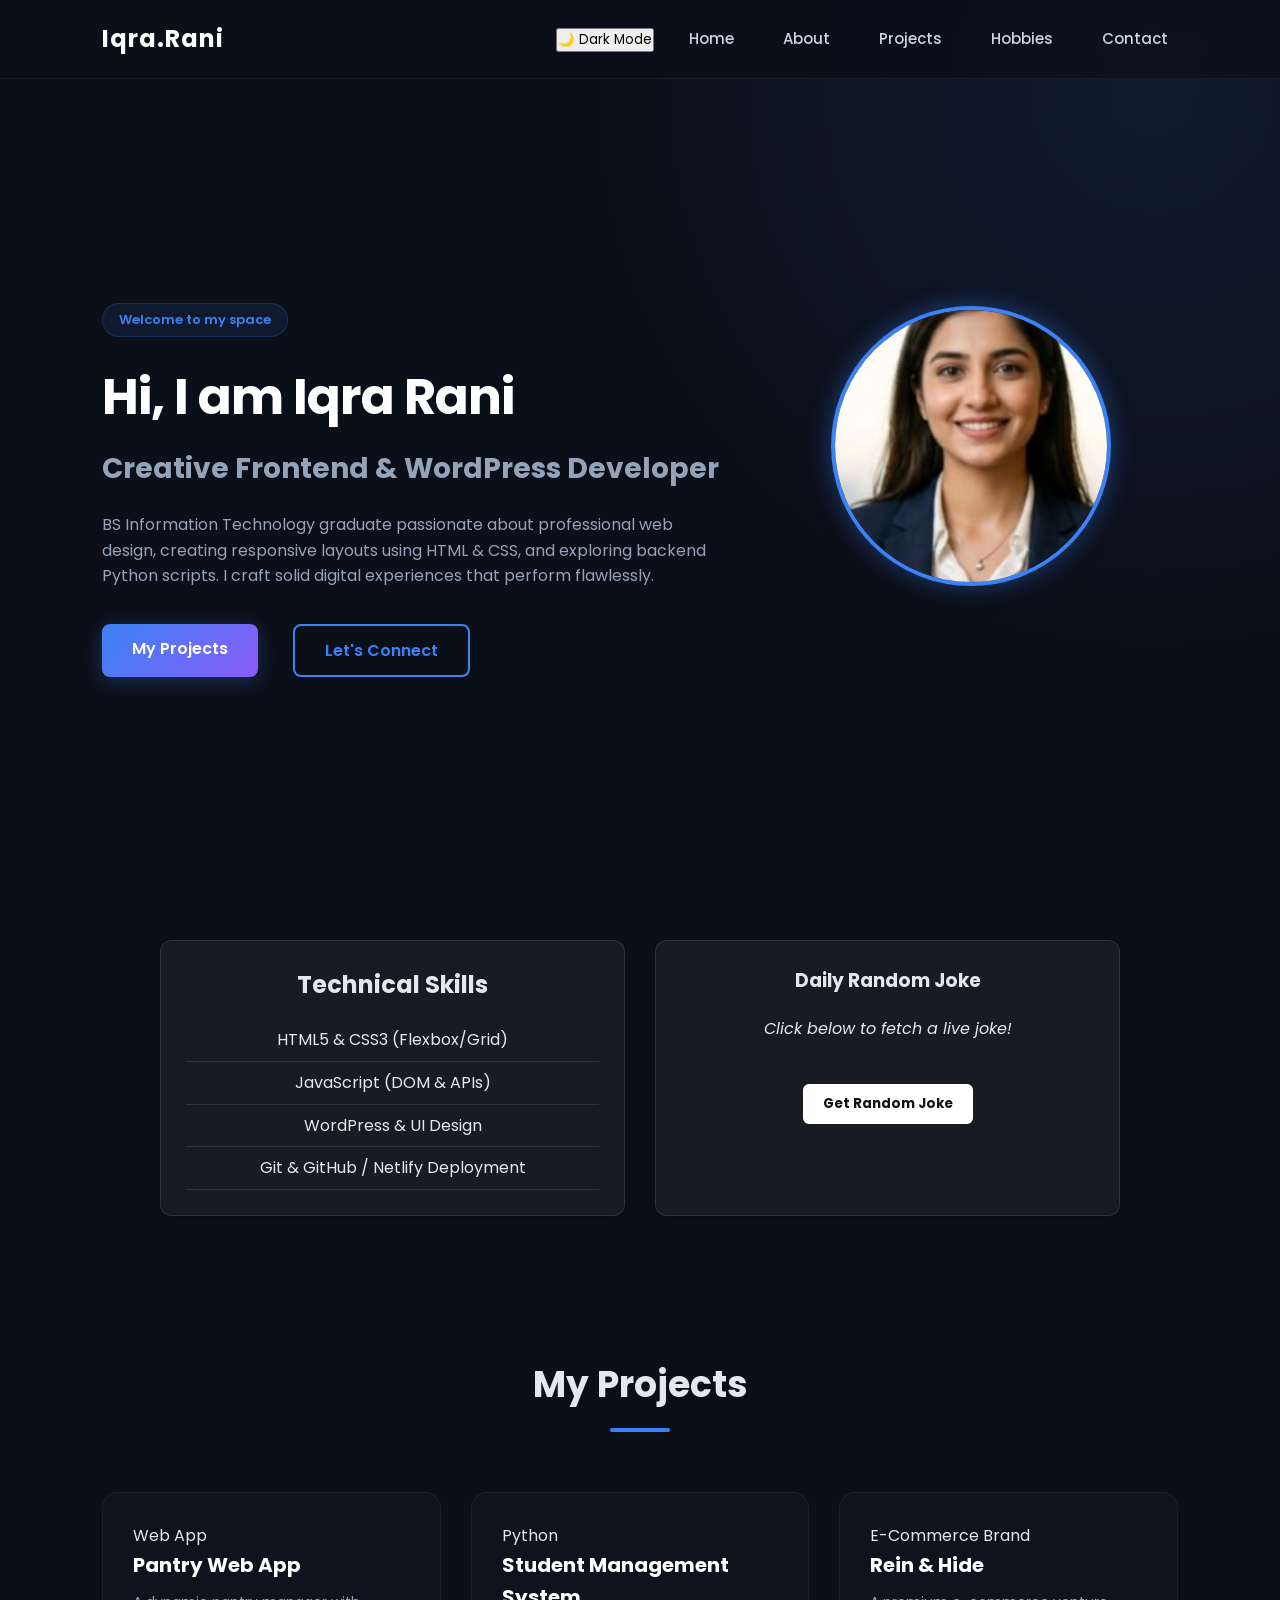
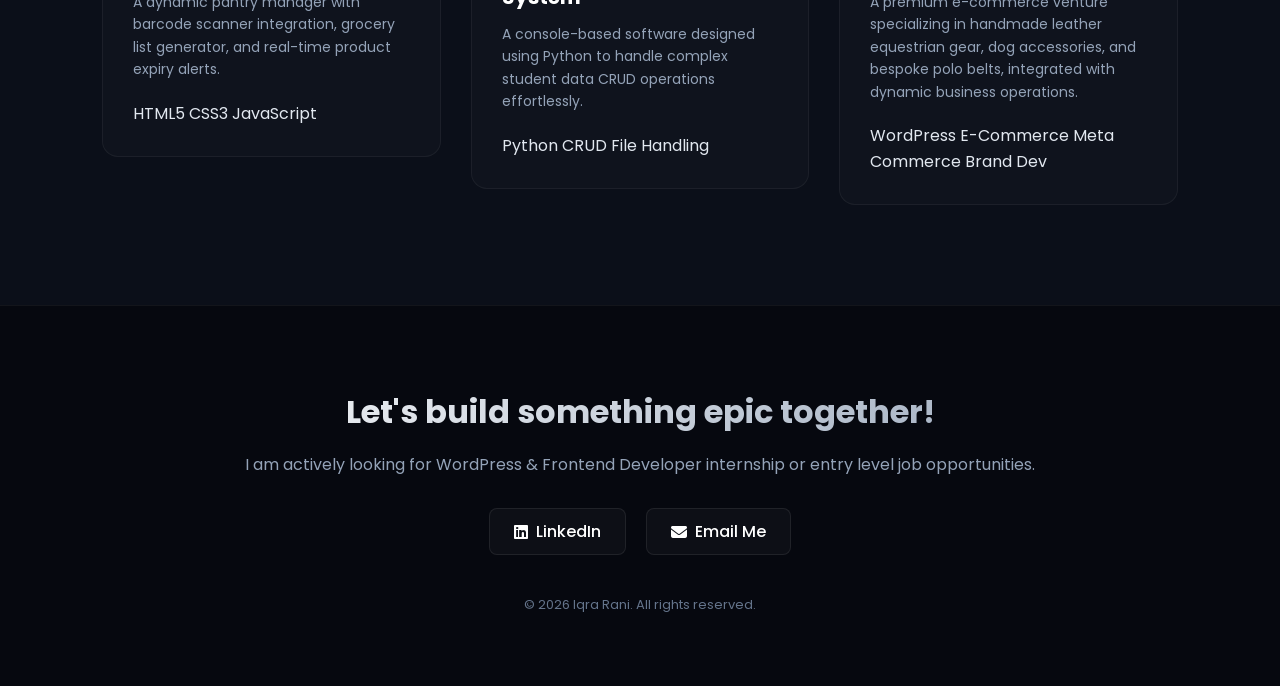
<file: index.html>
<!DOCTYPE html>
<html lang="en">
<head>
    <meta charset="UTF-8">
    <meta name="viewport" content="width=device-width, initial-scale=1.0">
    <title>Iqra Rani | Portfolio</title>
    <link href="https://fonts.googleapis.com/css2?family=Poppins:wght@300;400;500;600;700&display=swap" rel="stylesheet">
    <link rel="stylesheet" href="https://cdnjs.cloudflare.com/ajax/libs/font-awesome/6.4.0/css/all.min.css">
    <link rel="stylesheet" href="style.css">
</head>
<body>

    <header>
        <div class="logo">Iqra<span class="logo-accent">.Rani</span></div>
       <nav>
    <ul>
        <li><a href="index.html" class="active">Home</a></li>
        <li><a href="about.html">About</a></li>
        <li><a href="#projects">Projects</a></li>
        <li><a href="hobbies.html">Hobbies</a></li>
        <li><a href="contact.html">Contact</a></li>
    </ul>
    <button id="dark-mode-toggle">🌙 Dark Mode</button>
</nav>
    </header>

    <section class="hero">
        <div class="hero-container" style="display: flex; align-items: center; justify-content: space-between; width: 100%; gap: 40px; flex-wrap: wrap;">
            
            <div class="hero-content" style="flex: 1.2; min-width: 300px;">
                <span class="welcome-tag">Welcome to my space</span>
                <h1 class="main-heading">Hi, I am <span class="gradient-text">Iqra Rani</span></h1>
                <h2>Creative Frontend & WordPress Developer</h2>
                <p>BS Information Technology graduate passionate about professional web design, creating responsive layouts using HTML & CSS, and exploring backend Python scripts. I craft solid digital experiences that perform flawlessly.</p>
                <div class="hero-buttons">
                    <a href="#projects" class="btn btn-glow">My Projects</a>
                    <a href="contact.html" class="btn btn-outline">Let's Connect</a>
                </div>
            </div>

            <div class="hero-image" style="flex: 0.8; text-align: center; min-width: 280px;">
                <img src="my-pic.png.jpeg" alt="Iqra Rani" style="width: 280px; height: 280px; border-radius: 50%; border: 4px solid #3b82f6; object-fit: cover; box-shadow: 0 0 25px rgba(59, 130, 246, 0.4);">
            </div>

        </div>
    </section>

    <!-- Skills & API Widget Section -->
<section id="skills-section" class="skills-api-container">
    <div class="skills-box">
        <h2>Technical Skills</h2>
        <ul class="skills-list">
            <li>HTML5 & CSS3 (Flexbox/Grid)</li>
            <li>JavaScript (DOM & APIs)</li>
            <li>WordPress & UI Design</li>
            <li>Git & GitHub / Netlify Deployment</li>
        </ul>
    </div>
    <div class="api-box">
        <h3>Daily Random Joke</h3>
        <p id="api-data">Click below to fetch a live joke!</p>
        <button id="fetch-btn">Get Random Joke</button>
    </div>

</section>

    <section id="projects" class="projects-section">
        <h2 class="section-title">My Projects</h2>
        <div class="projects-grid">
            
            <a href="pantry-detail.html" style="text-decoration: none; color: inherit;">
                <div class="project-card">
                    <span class="category-tag">Web App</span>
                    <h3>Pantry Web App</h3>
                    <p>A dynamic pantry manager with barcode scanner integration, grocery list generator, and real-time product expiry alerts.</p>
                    <div class="tech-tags">
                        <span>HTML5</span>
                        <span>CSS3</span>
                        <span>JavaScript</span>
                    </div>
                </div>
            </a>

            <a href="student-details.html" style="text-decoration: none; color: inherit; display: block;">
                <div class="project-card">
                    <span class="category-tag">Python</span>
                    <h3>Student Management System</h3>
                    <p>A console-based software designed using Python to handle complex student data CRUD operations effortlessly.</p>
                    <div class="tech-tags">
                        <span>Python</span>
                        <span>CRUD</span>
                        <span>File Handling</span>
                    </div>
                </div>
            </a>

            <a href="brand-detail.html" style="text-decoration: none; color: inherit; display: block;">
                <div class="project-card">
                    <span class="category-tag">E-Commerce Brand</span>
                    <h3>Rein & Hide</h3>
                    <p>A premium e-commerce venture specializing in handmade leather equestrian gear, dog accessories, and bespoke polo belts, integrated with dynamic business operations.</p>
                    <div class="tech-tags">
                        <span>WordPress</span>
                        <span>E-Commerce</span>
                        <span>Meta Commerce</span>
                        <span>Brand Dev</span>
                    </div>
                </div>
            </a>

        </div>
    </section>

    <footer>
        <div class="footer-content">
            <h2>Let's build something epic together!</h2>
            <p>I am actively looking for WordPress & Frontend Developer internship or entry level job opportunities.</p>
            <div class="contact-links">
                <a href="https://linkedin.com" target="_blank" class="contact-btn"><i class="fa-brands fa-linkedin"></i> LinkedIn</a>
                <a href="mailto:iqraahmed69116@gmail.com" class="contact-btn"><i class="fa-solid fa-envelope"></i> Email Me</a>
            </div>
            <p class="copyright">&copy; 2026 Iqra Rani. All rights reserved.</p>
        </div>
    </footer>

</body>
</html>
</file>
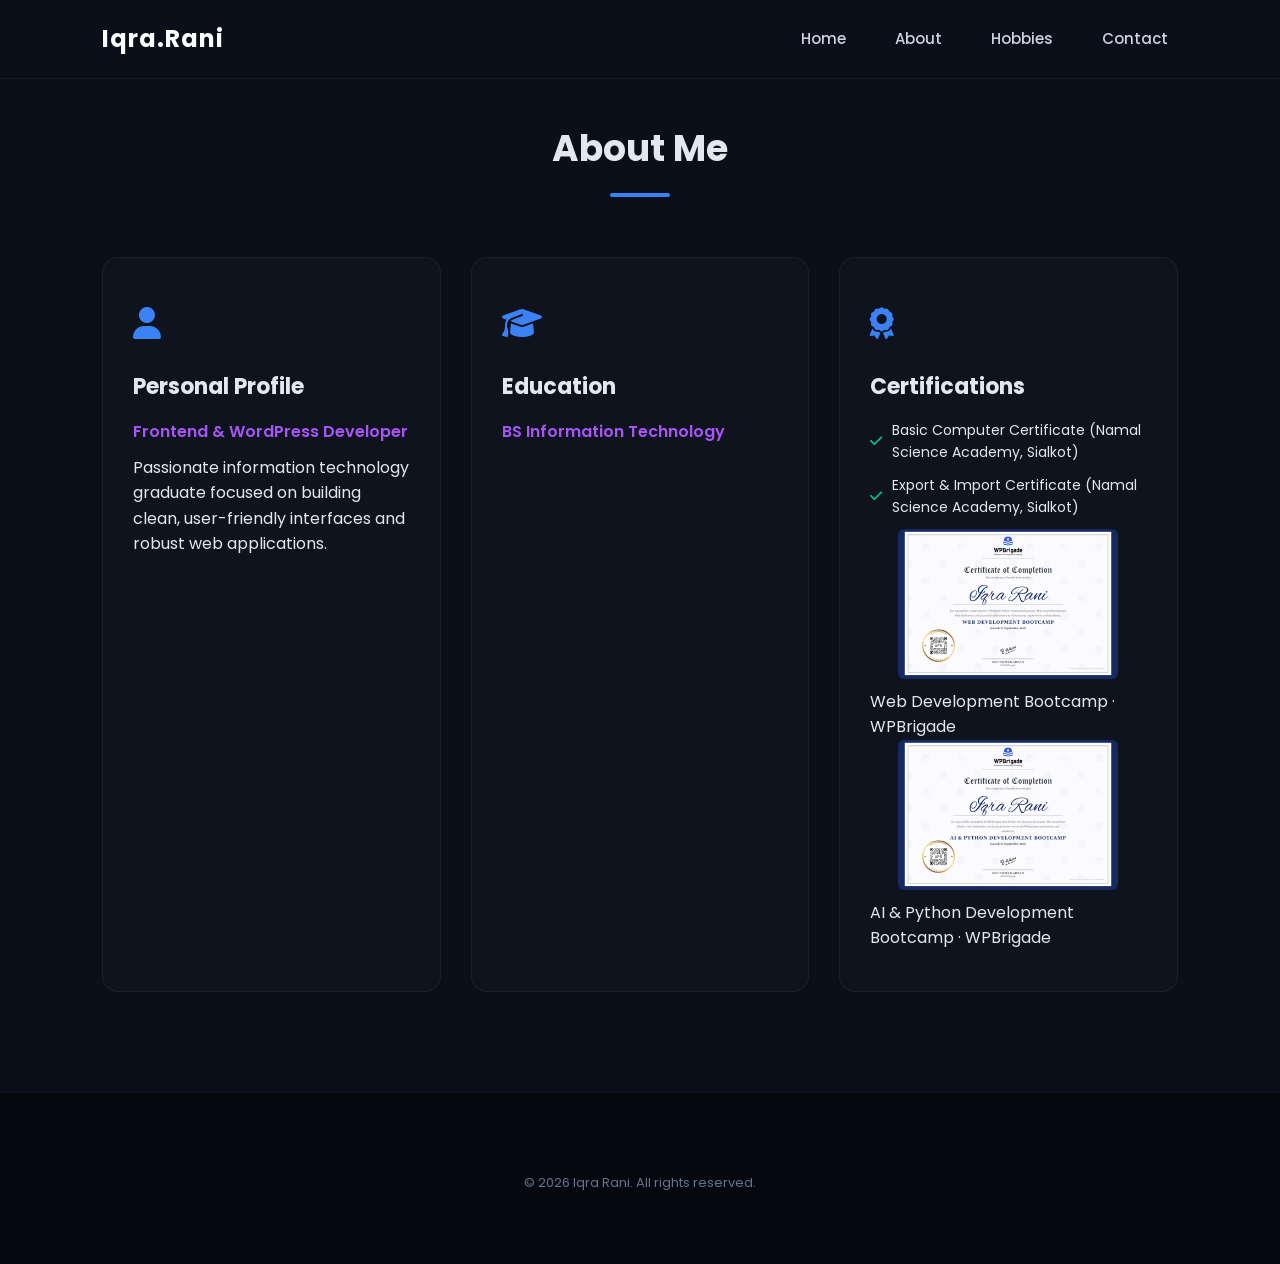
<file: about.html>
<!DOCTYPE html>
<html lang="en">
<head>
    <meta charset="UTF-8">
    <meta name="viewport" content="width=device-width, initial-scale=1.0">
    <title>About Me | Iqra Rani</title>
    <link href="https://fonts.googleapis.com/css2?family=Poppins:wght@300;400;500;600;700&display=swap" rel="stylesheet">
    <link rel="stylesheet" href="https://cdnjs.cloudflare.com/ajax/libs/font-awesome/6.4.0/css/all.min.css">
    <link rel="stylesheet" href="style.css">
</head>
<body>

    <header>
        <div class="logo">Iqra<span class="logo-accent">.Rani</span></div>
        <nav>
            <ul>
                <li><a href="index.html">Home</a></li>
                <li><a href="about.html" class="active">About</a></li>
                <li><a href="hobbies.html">Hobbies</a></li>
                <li><a href="contact.html">Contact</a></li>
            </ul>
        </nav>
    </header>

    <section class="about-section" style="padding-top: 120px; min-height: 80vh;">
        <h2 class="section-title">About Me</h2>
        <div class="about-grid">
            <div class="about-card">
                <div class="about-icon"><i class="fa-solid fa-user"></i></div>
                <h3>Personal Profile</h3>
                <p class="card-highlight">Frontend & WordPress Developer</p>
                <p>Passionate information technology graduate focused on building clean, user-friendly interfaces and robust web applications.</p>
            </div>

            <div class="about-card">
                <div class="about-icon"><i class="fa-solid fa-graduation-cap"></i></div>
                <h3>Education</h3>
                <p class="card-highlight">BS Information Technology</p>
               
            </div>

            <div class="about-card">
                <div class="about-icon"><i class="fa-solid fa-award"></i></div>
                <h3>Certifications</h3>
                <ul class="certifications-list">
                    <li><i class="fa-solid fa-check"></i> Basic Computer Certificate (Namal Science Academy, Sialkot)</li>
                    <li><i class="fa-solid fa-check"></i> Export & Import Certificate (Namal Science Academy, Sialkot)</li><div class="cert-item">
  <a href="web-bootcamp.jpeg" target="_blank">
    <img class="cert-img" src="web-bootcamp.jpeg" alt="WPBrigade Web Development Bootcamp certificate">
  </a>
  <p>Web Development Bootcamp · WPBrigade</p>
</div>
<div class="cert-item">
  <a href="ai-phython-bootcamp.jpeg" target="_blank">
    <img class="cert-img" src="ai-phython-bootcamp.jpeg" alt="WPBrigade AI and Python Development Bootcamp certificate">
  </a>
  <p>AI &amp; Python Development Bootcamp · WPBrigade</p>
</div>
                </ul>
            </div>
        </div>
    </section>

    <footer>
        <div class="footer-content">
            <p class="copyright">&copy; 2026 Iqra Rani. All rights reserved.</p>
        </div>
    </footer>

</body>
</html>
</file>
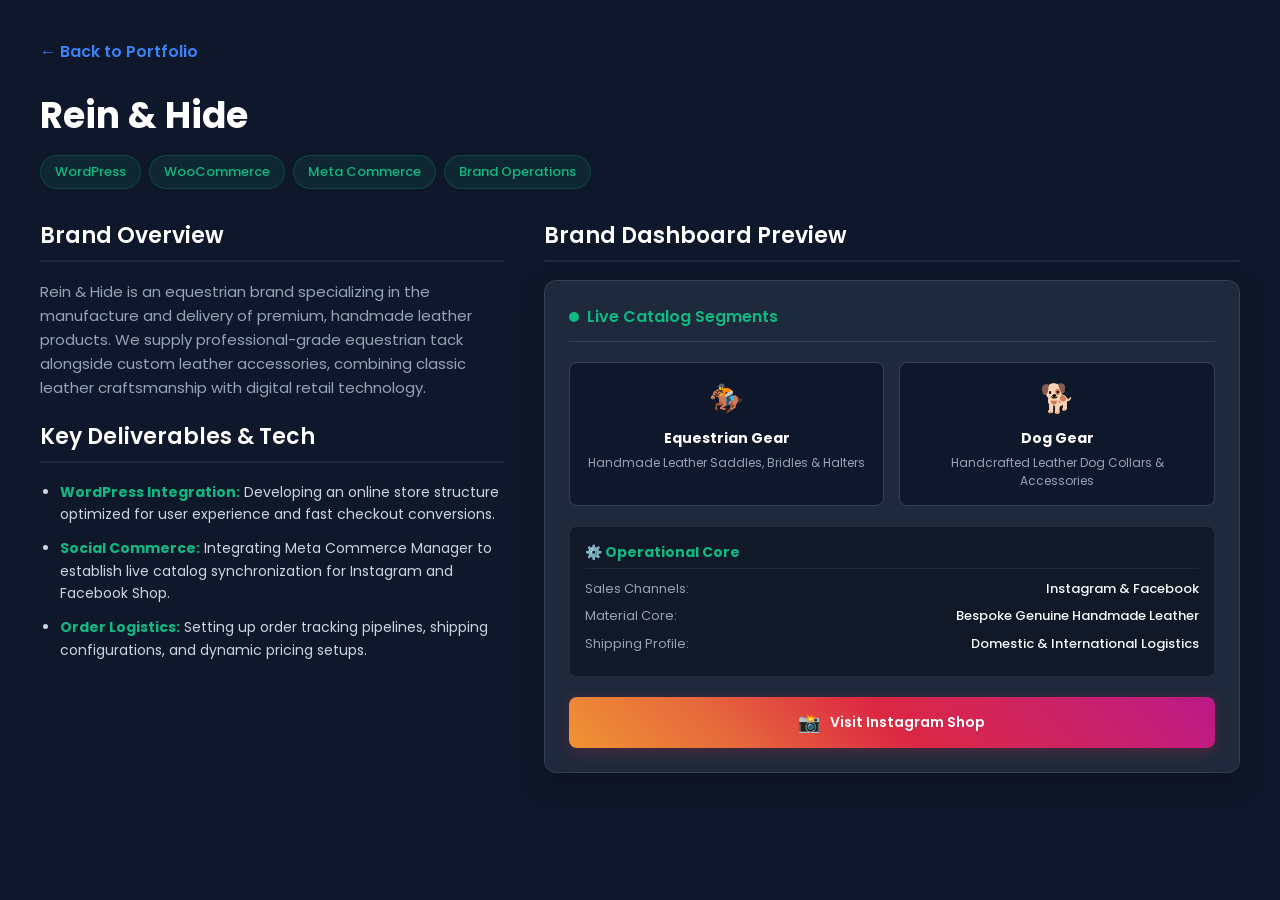
<file: brand-detail.html>
<!DOCTYPE html>
<html lang="en">
<head>
    <meta charset="UTF-8">
    <meta name="viewport" content="width=device-width, initial-scale=1.0">
    <title>Rein & Hide - Brand Showcase</title>
    <link rel="preconnect" href="https://fonts.googleapis.com">
    <link rel="preconnect" href="https://fonts.gstatic.com" crossorigin>
    <link href="https://fonts.googleapis.com/css2?family=Poppins:wght@300;400;500;600;700&display=swap" rel="stylesheet">
    <style>
        * {
            box-sizing: border-box;
            margin: 0;
            padding: 0;
        }
        body {
            background-color: #0f172a;
            color: #f8fafc;
            font-family: 'Poppins', sans-serif;
            padding: 40px 20px;
            line-height: 1.5;
        }
        .container {
            max-width: 1200px;
            margin: 0 auto;
        }
        .back-btn {
            display: inline-block;
            color: #3b82f6;
            text-decoration: none;
            font-weight: 600;
            margin-bottom: 25px;
            transition: 0.2s;
            font-size: 16px;
        }
        .back-btn:hover {
            color: #60a5fa;
        }
        .project-header {
            margin-bottom: 30px;
        }
        .project-header h1 {
            font-size: 36px;
            font-weight: 700;
            margin-bottom: 12px;
            color: #ffffff;
        }
        .tech-badges {
            display: flex;
            gap: 8px;
            flex-wrap: wrap;
        }
        .tech-badges span {
            background: rgba(16, 185, 129, 0.1);
            color: #10b981;
            padding: 6px 14px;
            border-radius: 20px;
            font-size: 13px;
            font-weight: 500;
            border: 1px solid rgba(16, 185, 129, 0.2);
        }
        .project-content-grid {
            display: grid;
            grid-template-columns: 1.2fr 1.8fr;
            gap: 40px;
            margin-top: 20px;
        }
        @media (max-width: 950px) {
            .project-content-grid {
                grid-template-columns: 1fr;
                gap: 30px;
            }
        }
        .overview-section h2, .brand-insights-section h2 {
            font-size: 22px;
            font-weight: 600;
            color: #ffffff;
            border-bottom: 2px solid #1e293b;
            padding-bottom: 8px;
            margin-bottom: 18px;
        }
        .overview-section p {
            color: #94a3b8;
            line-height: 1.6;
            font-size: 15px;
            margin-bottom: 20px;
        }
        .features-list {
            padding-left: 20px;
            margin-bottom: 30px;
        }
        .features-list li {
            color: #cbd5e1;
            margin-bottom: 12px;
            font-size: 14px;
            line-height: 1.6;
        }
        .features-list li strong {
            color: #10b981;
        }
        
        /* Interactive Brand Insights Card */
        .insights-card {
            background: #1e293b;
            border: 1px solid #334155;
            border-radius: 12px;
            padding: 24px;
            box-shadow: 0 10px 30px rgba(0, 0, 0, 0.25);
        }
        .insights-header {
            display: flex;
         justify-content: space-between;
            align-items: center;
            margin-bottom: 20px;
            border-bottom: 1px solid #334155;
            padding-bottom: 12px;
        }
        .insights-title {
            font-size: 16px;
            font-weight: 600;
            color: #10b981;
            display: flex;
            align-items: center;
            gap: 8px;
        }
        .dot {
            width: 10px;
            height: 10px;
            background-color: #10b981;
            border-radius: 50%;
            display: inline-block;
        }
        .product-grid {
            display: grid;
            grid-template-columns: repeat(2, 1fr);
            gap: 15px;
            margin-bottom: 20px;
        }
        @media (max-width: 500px) {
            .product-grid {
                grid-template-columns: 1fr;
            }
        }
        .product-item {
            background: #0f172a;
            border: 1px solid #334155;
            border-radius: 8px;
            padding: 15px;
            text-align: center;
            transition: 0.3s;
        }
        .product-item:hover {
            border-color: #10b981;
            transform: translateY(-2px);
        }
        .product-icon {
            font-size: 28px;
            margin-bottom: 8px;
            display: inline-block;
        }
        .product-item h4 {
            font-size: 14px;
            color: #ffffff;
            margin-bottom: 5px;
        }
        .product-item p {
            font-size: 12px;
            color: #94a3b8;
            margin: 0;
        }
        .operations-board {
            background: #111827;
            border-radius: 8px;
            padding: 15px;
            border: 1px solid #1e293b;
            margin-bottom: 20px;
        }
        .operations-board h4 {
            font-size: 14px;
            color: #10b981;
            margin-bottom: 10px;
            border-bottom: 1px solid #1e293b;
            padding-bottom: 5px;
        }
        .operations-list {
            list-style: none;
            font-size: 13px;
            color: #cbd5e1;
        }
        .operations-list li {
            margin-bottom: 8px;
            display: flex;
            justify-content: space-between;
            align-items: center;
        }
        .op-label {
            color: #94a3b8;
        }
        .op-val {
            font-weight: 500;
            color: #f8fafc;
        }
        
        /* New Instagram Button Style */
        .insta-btn {
            display: flex;
            align-items: center;
            justify-content: center;
            gap: 10px;
            background: linear-gradient(45deg, #f09433 0%, #e6683c 25%, #dc2743 50%, #cc2366 75%, #bc1888 100%);
            color: #ffffff;
            text-decoration: none;
            font-weight: 600;
            font-size: 14px;
            padding: 12px;
            border-radius: 8px;
            text-align: center;
            transition: transform 0.2s, box-shadow 0.2s;
            box-shadow: 0 4px 15px rgba(220, 39, 67, 0.25);
        }
        .insta-btn:hover {
            transform: translateY(-2px);
            box-shadow: 0 6px 20px rgba(220, 39, 67, 0.4);
        }
        .insta-btn-icon {
            font-size: 18px;
        }
    </style>
</head>
<body>
    <div class="container">
        <a href="index.html" class="back-btn">← Back to Portfolio</a>
        
        <header class="project-header">
            <h1>Rein & Hide</h1>
            <div class="tech-badges">
                <span>WordPress</span>
                <span>WooCommerce</span>
                <span>Meta Commerce</span>
                <span>Brand Operations</span>
            </div>
        </header>

        <div class="project-content-grid">
            <div class="overview-section">
                <h2>Brand Overview</h2>
                <p>Rein & Hide is an equestrian brand specializing in the manufacture and delivery of premium, handmade leather products. We supply professional-grade equestrian tack alongside custom leather accessories, combining classic leather craftsmanship with digital retail technology.</p>
                
                <h2>Key Deliverables & Tech</h2>
                <ul class="features-list">
                    <li><strong>WordPress Integration:</strong> Developing an online store structure optimized for user experience and fast checkout conversions.</li>
                    <li><strong>Social Commerce:</strong> Integrating Meta Commerce Manager to establish live catalog synchronization for Instagram and Facebook Shop.</li>
                    <li><strong>Order Logistics:</strong> Setting up order tracking pipelines, shipping configurations, and dynamic pricing setups.</li>
                </ul>
            </div>

            <div class="brand-insights-section">
                <h2>Brand Dashboard Preview</h2>
                <div class="insights-card">
                    <div class="insights-header">
                        <span class="insights-title"><span class="dot"></span> Live Catalog Segments</span>
                    </div>
                    
                    <div class="product-grid">
                        <div class="product-item">
                            <span class="product-icon">🏇</span>
                            <h4>Equestrian Gear</h4>
                            <p>Handmade Leather Saddles, Bridles & Halters</p>
                        </div>
                        <div class="product-item">
                            <span class="product-icon">🐕</span>
                            <h4>Dog Gear</h4>
                            <p>Handcrafted Leather Dog Collars & Accessories</p>
                        </div>
                    </div>
                    
                    <div class="operations-board">
                        <h4>⚙️ Operational Core</h4>
                        <ul class="operations-list">
                            <li>
                                <span class="op-label">Sales Channels:</span>
                                <span class="op-val">Instagram & Facebook</span>
                            </li>
                            <li>
                                <span class="op-label">Material Core:</span>
                                <span class="op-val">Bespoke Genuine Handmade Leather</span>
                            </li>
                            <li>
                                <span class="op-label">Shipping Profile:</span>
                                <span class="op-val">Domestic & International Logistics</span>
                            </li>
                        </ul>
                    </div>

                    <!-- Instagram Call To Action Button -->
                    <a href="https://www.instagram.com/reinandhide.pk?igsh=NHB0Z2RmZ284Mzhh" target="_blank" class="insta-btn">
                        <span class="insta-btn-icon">📸</span> Visit Instagram Shop
                    </a>
                </div>
            </div>
        </div>
    </div>
</body>
</html>
</file>
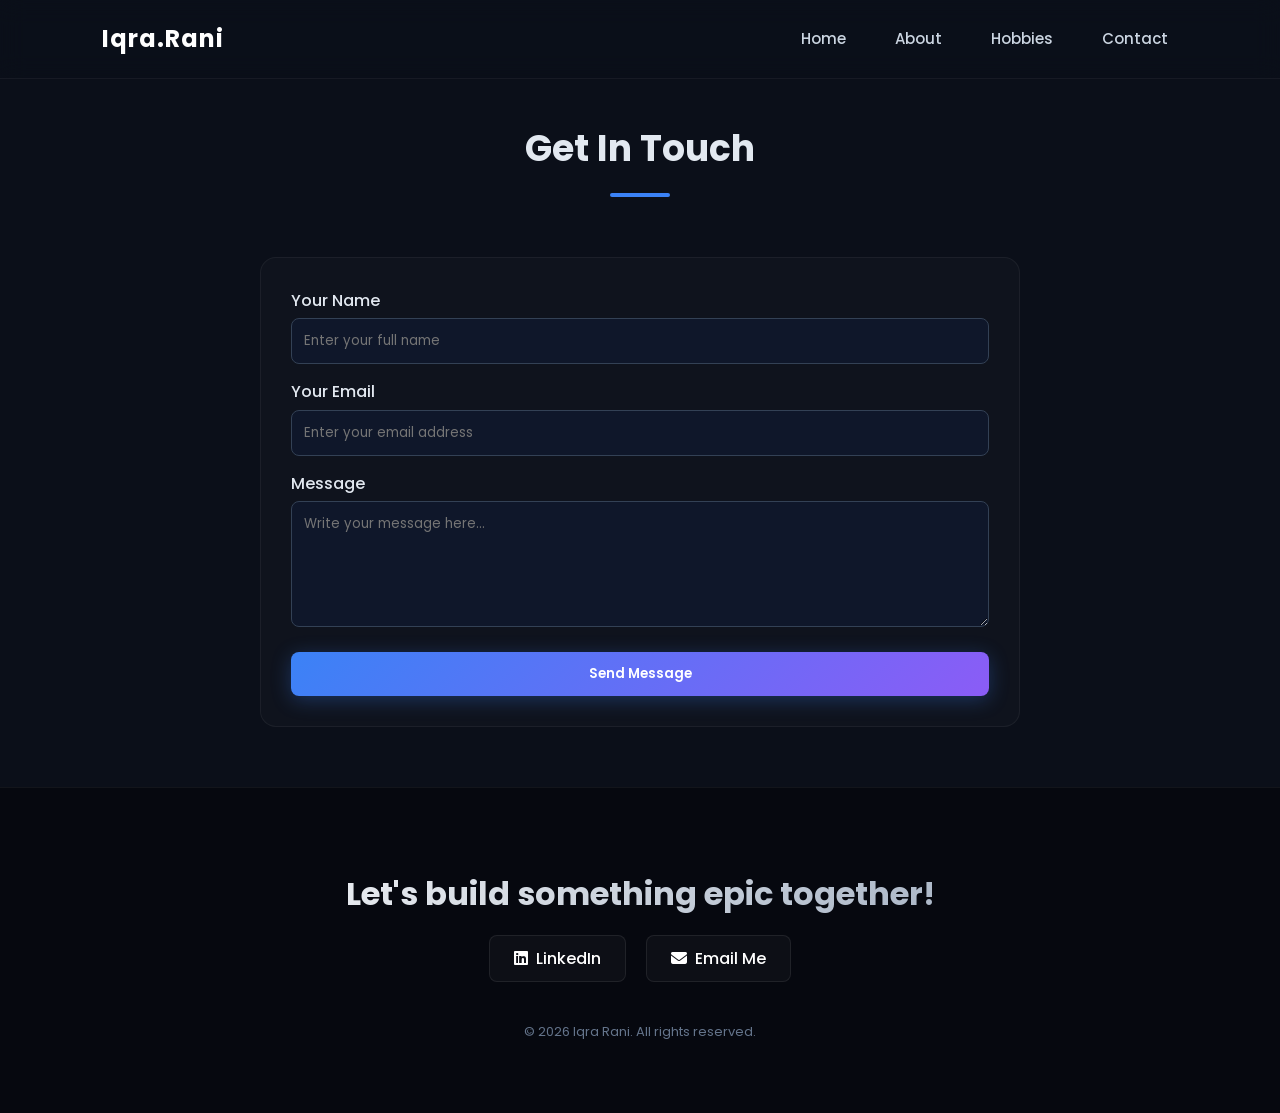
<file: contact.html>
<!DOCTYPE html>
<html lang="en">
<head>
    <meta charset="UTF-8">
    <meta name="viewport" content="width=device-width, initial-scale=1.0">
    <title>Contact Me | Iqra Rani</title>
    <link href="https://fonts.googleapis.com/css2?family=Poppins:wght@300;400;500;600;700&display=swap" rel="stylesheet">
    <link rel="stylesheet" href="https://cdnjs.cloudflare.com/ajax/libs/font-awesome/6.4.0/css/all.min.css">
    <link rel="stylesheet" href="style.css">
</head>
<body>

    <header>
        <div class="logo">Iqra<span class="logo-accent">.Rani</span></div>
        <nav>
            <ul>
                <li><a href="index.html">Home</a></li>
                <li><a href="about.html">About</a></li>
                <li><a href="hobbies.html">Hobbies</a></li>
                <li><a href="contact.html" class="active">Contact</a></li>
            </ul>
        </nav>
    </header>

    <section style="padding: 120px 20px 60px 20px; min-height: 80vh; max-width: 800px; margin: 0 auto;">
        <h2 class="section-title">Get In Touch</h2>
        <div class="about-card" style="padding: 30px;">
            <form action="#" method="post" style="display: flex; flex-direction: column; gap: 15px;">
                <div style="display: flex; flex-direction: column; text-align: left;">
                    <label style="margin-bottom: 5px; font-weight: 500;">Your Name</label>
                    <input type="text" placeholder="Enter your full name" required style="padding: 12px; border-radius: 8px; border: 1px solid #334155; background: #0f172a; color: #fff;">
                </div>
                <div style="display: flex; flex-direction: column; text-align: left;">
                    <label style="margin-bottom: 5px; font-weight: 500;">Your Email</label>
                    <input type="email" placeholder="Enter your email address" required style="padding: 12px; border-radius: 8px; border: 1px solid #334155; background: #0f172a; color: #fff;">
                </div>
                <div style="display: flex; flex-direction: column; text-align: left;">
                    <label style="margin-bottom: 5px; font-weight: 500;">Message</label>
                    <textarea rows="5" placeholder="Write your message here..." required style="padding: 12px; border-radius: 8px; border: 1px solid #334155; background: #0f172a; color: #fff;"></textarea>
                </div>
                <button type="submit" class="btn btn-glow" style="cursor: pointer; border: none; width: 100%; margin-top: 10px;">Send Message</button>
            </form>
        </div>
    </section>

    <footer id="contact">
        <div class="footer-content">
            <h2>Let's build something epic together!</h2>
            <div class="contact-links">
                <a href="https://linkedin.com" target="_blank" class="contact-btn"><i class="fa-brands fa-linkedin"></i> LinkedIn</a>
                <a href="mailto:iqraahmed69116@gmail.com" class="contact-btn"><i class="fa-solid fa-envelope"></i> Email Me</a>
            </div>
            <p class="copyright">&copy; 2026 Iqra Rani. All rights reserved.</p>
        </div>
    </footer>

</body>
</html>
</file>
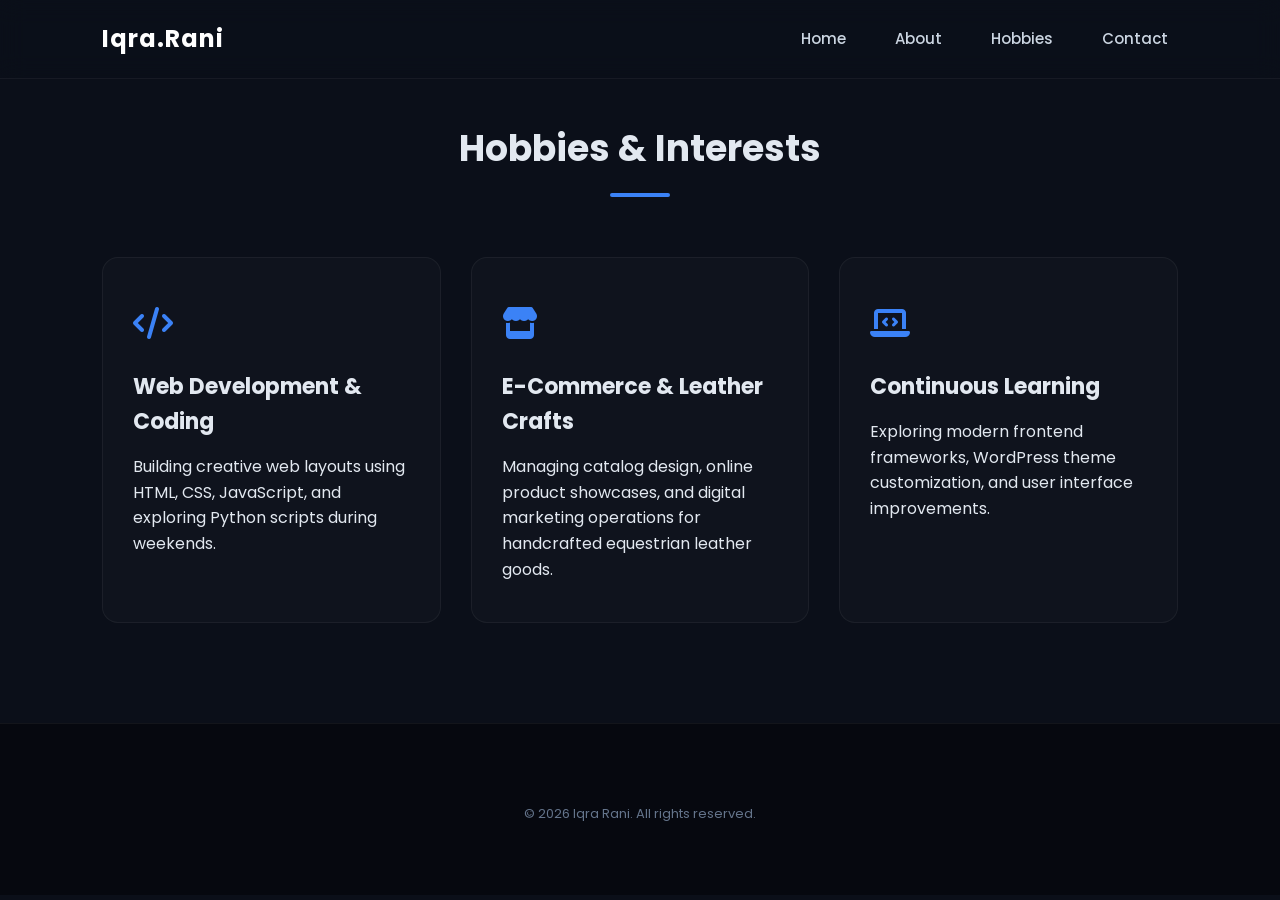
<file: hobbies.html>
<!DOCTYPE html>
<html lang="en">
<head>
    <meta charset="UTF-8">
    <meta name="viewport" content="width=device-width, initial-scale=1.0">
    <title>Hobbies | Iqra Rani</title>
    <link href="https://fonts.googleapis.com/css2?family=Poppins:wght@300;400;500;600;700&display=swap" rel="stylesheet">
    <link rel="stylesheet" href="https://cdnjs.cloudflare.com/ajax/libs/font-awesome/6.4.0/css/all.min.css">
    <link rel="stylesheet" href="style.css">
</head>
<body>

    <header>
        <div class="logo">Iqra<span class="logo-accent">.Rani</span></div>
        <nav>
            <ul>
                <li><a href="index.html">Home</a></li>
                <li><a href="about.html">About</a></li>
                <li><a href="hobbies.html" class="active">Hobbies</a></li>
                <li><a href="contact.html">Contact</a></li>
            </ul>
        </nav>
    </header>

    <section class="about-section" style="padding-top: 120px; min-height: 80vh;">
        <h2 class="section-title">Hobbies & Interests</h2>
        <div class="about-grid">
            <div class="about-card">
                <div class="about-icon"><i class="fa-solid fa-code"></i></div>
                <h3>Web Development & Coding</h3>
                <p>Building creative web layouts using HTML, CSS, JavaScript, and exploring Python scripts during weekends.</p>
            </div>

            <div class="about-card">
                <div class="about-icon"><i class="fa-solid fa-store"></i></div>
                <h3>E-Commerce & Leather Crafts</h3>
                <p>Managing catalog design, online product showcases, and digital marketing operations for handcrafted equestrian leather goods.</p>
            </div>

            <div class="about-card">
                <div class="about-icon"><i class="fa-solid fa-laptop-code"></i></div>
                <h3>Continuous Learning</h3>
                <p>Exploring modern frontend frameworks, WordPress theme customization, and user interface improvements.</p>
            </div>
        </div>
    </section>

    <footer>
        <div class="footer-content">
            <p class="copyright">&copy; 2026 Iqra Rani. All rights reserved.</p>
        </div>
    </footer>

</body>
</html>
</file>
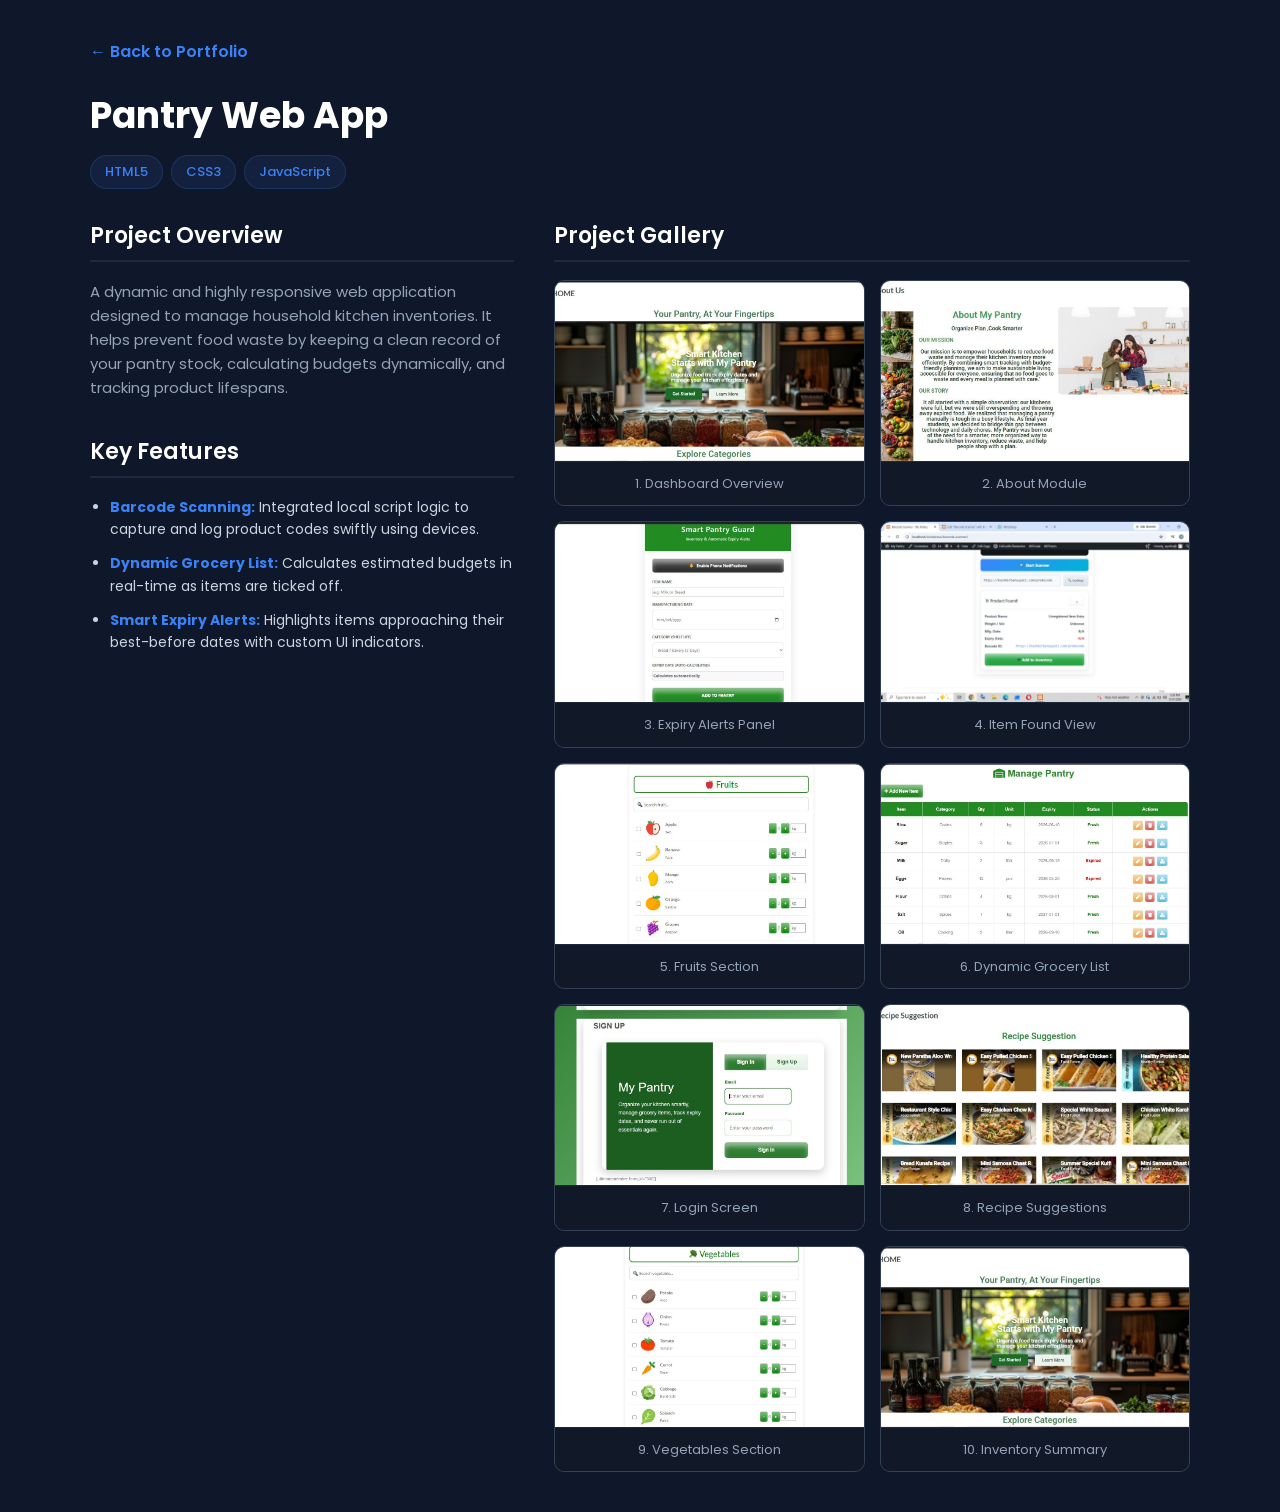
<file: pantry-detail.html>
<!DOCTYPE html>
<html lang="en">
<head>
    <meta charset="UTF-8">
    <meta name="viewport" content="width=device-width, initial-scale=1.0">
    <title>Pantry Web App Details</title>
    <link rel="preconnect" href="https://fonts.googleapis.com">
    <link rel="preconnect" href="https://fonts.gstatic.com" crossorigin>
    <link href="https://fonts.googleapis.com/css2?family=Poppins:wght@300;400;500;600;700&display=swap" rel="stylesheet">
    <style>
        * {
            box-sizing: border-box;
            margin: 0;
            padding: 0;
        }
        body {
            background-color: #0f172a;
            color: #f8fafc;
            font-family: 'Poppins', sans-serif;
            padding: 40px 20px;
            line-height: 1.5;
        }
        .container {
            max-width: 1100px;
            margin: 0 auto;
        }
        .back-btn {
            display: inline-block;
            color: #3b82f6;
            text-decoration: none;
            font-weight: 600;
            margin-bottom: 25px;
            transition: 0.2s;
            font-size: 16px;
        }
        .back-btn:hover {
            color: #60a5fa;
        }
        .project-header {
            margin-bottom: 30px;
        }
        .project-header h1 {
            font-size: 36px;
            font-weight: 700;
            margin-bottom: 12px;
            color: #ffffff;
        }
        .tech-badges {
            display: flex;
            gap: 8px;
            flex-wrap: wrap;
        }
        .tech-badges span {
            background: rgba(59, 130, 246, 0.1);
            color: #3b82f6;
            padding: 6px 14px;
            border-radius: 20px;
            font-size: 13px;
            font-weight: 500;
            border: 1px solid rgba(59, 130, 246, 0.2);
        }
        .project-content-grid {
            display: grid;
            grid-template-columns: 1.2fr 1.8fr;
            gap: 40px;
            margin-top: 20px;
        }
        @media (max-width: 900px) {
            .project-content-grid {
                grid-template-columns: 1fr;
                gap: 30px;
            }
        }
        .overview-section h2, .gallery-section h2 {
            font-size: 22px;
            font-weight: 600;
            color: #ffffff;
            border-bottom: 2px solid #1e293b;
            padding-bottom: 8px;
            margin-bottom: 18px;
        }
        .overview-section p {
            color: #94a3b8;
            line-height: 1.6;
            font-size: 15px;
            margin-bottom: 20px;
        }
        .features-list {
            padding-left: 20px;
        }
        .features-list li {
            color: #cbd5e1;
            margin-bottom: 12px;
            font-size: 14px;
            line-height: 1.6;
        }
        .features-list li strong {
            color: #3b82f6;
        }
        .screenshots-grid {
            display: grid;
            grid-template-columns: repeat(2, 1fr);
            gap: 15px;
        }
        @media (max-width: 500px) {
            .screenshots-grid {
                grid-template-columns: 1fr;
            }
        }
        .screenshot-card {
            background: #1e293b;
            border-radius: 10px;
            overflow: hidden;
            border: 1px solid #334155;
            transition: all 0.3s ease;
        }
        .screenshot-card:hover {
            transform: translateY(-4px);
            border-color: #3b82f6;
            box-shadow: 0 4px 20px rgba(59, 130, 246, 0.15);
        }
        .screenshot-card img {
            width: 100%;
            height: 180px;
            object-fit: cover;
            display: block;
        }
        .screenshot-card p {
            padding: 12px;
            font-size: 13px;
            color: #94a3b8;
            text-align: center;
            margin: 0;
            background: #111827;
            border-top: 1px solid #1e293b;
        }
    </style>
</head>
<body>
    <div class="container">
        <a href="index.html" class="back-btn">← Back to Portfolio</a>
        
        <header class="project-header">
            <h1>Pantry Web App</h1>
            <div class="tech-badges">
                <span>HTML5</span>
                <span>CSS3</span>
                <span>JavaScript</span>
            </div>
        </header>

        <div class="project-content-grid">
            <div class="overview-section">
                <h2>Project Overview</h2>
                <p>A dynamic and highly responsive web application designed to manage household kitchen inventories. It helps prevent food waste by keeping a clean record of your pantry stock, calculating budgets dynamically, and tracking product lifespans.</p>
                
                <h2 style="margin-top: 35px;">Key Features</h2>
                <ul class="features-list">
                    <li><strong>Barcode Scanning:</strong> Integrated local script logic to capture and log product codes swiftly using devices.</li>
                    <li><strong>Dynamic Grocery List:</strong> Calculates estimated budgets in real-time as items are ticked off.</li>
                    <li><strong>Smart Expiry Alerts:</strong> Highlights items approaching their best-before dates with custom UI indicators.</li>
                </ul>
            </div>

            <div class="gallery-section">
                <h2>Project Gallery</h2>
                <div class="screenshots-grid">
                    <div class="screenshot-card">
                        <img src="pantry_home.jpeg" alt="Dashboard View">
                        <p>1. Dashboard Overview</p>
                    </div>
                    <div class="screenshot-card">
                        <img src="pantry_about.jpeg" alt="About App">
                        <p>2. About Module</p>
                    </div>
                    <div class="screenshot-card">
                        <img src="pantry_alert.jpeg" alt="Expiry Alerts">
                        <p>3. Expiry Alerts Panel</p>
                    </div>
                    <div class="screenshot-card">
                        <img src="pantry_found.jpeg" alt="Item Found Screen">
                        <p>4. Item Found View</p>
                    </div>
                    <div class="screenshot-card">
                        <img src="pantry_fruit.jpeg" alt="Fruit Category">
                        <p>5. Fruits Section</p>
                    </div>
                    <div class="screenshot-card">
                        <img src="pantry_list.jpeg" alt="Grocery List">
                        <p>6. Dynamic Grocery List</p>
                    </div>
                    <div class="screenshot-card">
                        <img src="pantry_login.jpeg" alt="User Login">
                        <p>7. Login Screen</p>
                    </div>
                    <div class="screenshot-card">
                        <img src="pantry_recipe.jpeg" alt="Recipe Finder">
                        <p>8. Recipe Suggestions</p>
                    </div>
                    <div class="screenshot-card">
                        <img src="pantry_veg.jpeg" alt="Vegetable Inventory">
                        <p>9. Vegetables Section</p>
                    </div>
                    <div class="screenshot-card">
                        <img src="pantry_home.jpeg" alt="Analytics Summary">
                        <p>10. Inventory Summary</p>
                    </div>
                </div>
            </div>
        </div>
    </div>
</body>
</html>
</file>
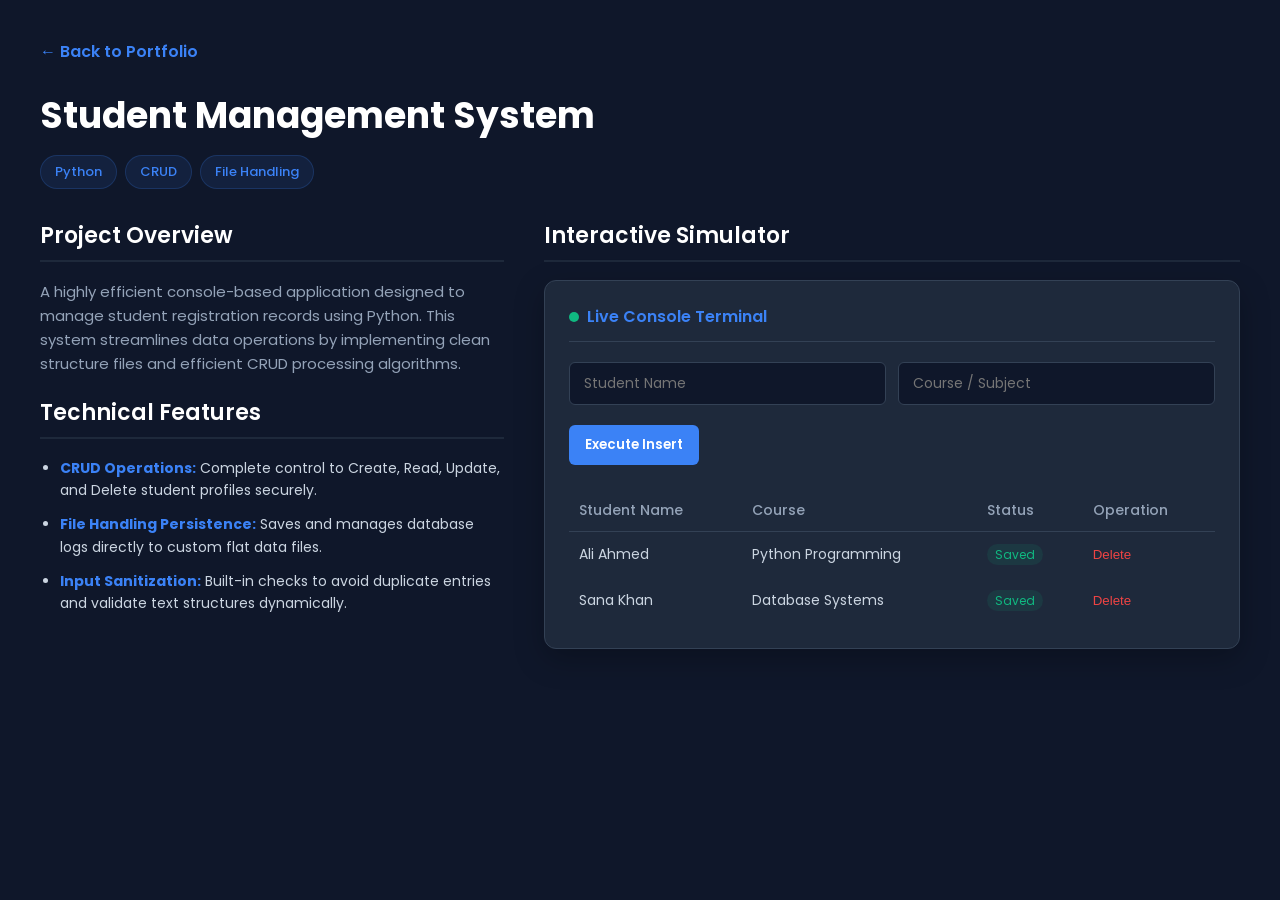
<file: student-details.html>
<!DOCTYPE html>
<html lang="en">
<head>
    <meta charset="UTF-8">
    <meta name="viewport" content="width=device-width, initial-scale=1.0">
    <title>Student Management System - Python Console</title>
    <link rel="preconnect" href="https://fonts.googleapis.com">
    <link rel="preconnect" href="https://fonts.gstatic.com" crossorigin>
    <link href="https://fonts.googleapis.com/css2?family=Poppins:wght@300;400;500;600;700&display=swap" rel="stylesheet">
    <style>
        * {
            box-sizing: border-box;
            margin: 0;
            padding: 0;
        }
        body {
            background-color: #0f172a;
            color: #f8fafc;
            font-family: 'Poppins', sans-serif;
            padding: 40px 20px;
            line-height: 1.5;
        }
        .container {
            max-width: 1200px;
            margin: 0 auto;
        }
        .back-btn {
            display: inline-block;
            color: #3b82f6;
            text-decoration: none;
            font-weight: 600;
            margin-bottom: 25px;
            transition: 0.2s;
            font-size: 16px;
        }
        .back-btn:hover {
            color: #60a5fa;
        }
        .project-header {
            margin-bottom: 30px;
        }
        .project-header h1 {
            font-size: 36px;
            font-weight: 700;
            margin-bottom: 12px;
            color: #ffffff;
        }
        .tech-badges {
            display: flex;
            gap: 8px;
            flex-wrap: wrap;
        }
        .tech-badges span {
            background: rgba(59, 130, 246, 0.1);
            color: #3b82f6;
            padding: 6px 14px;
            border-radius: 20px;
            font-size: 13px;
            font-weight: 500;
            border: 1px solid rgba(59, 130, 246, 0.2);
        }
        .project-content-grid {
            display: grid;
            grid-template-columns: 1fr 1.5fr;
            gap: 40px;
            margin-top: 20px;
        }
        @media (max-width: 950px) {
            .project-content-grid {
                grid-template-columns: 1fr;
                gap: 30px;
            }
        }
        .overview-section h2, .interactive-demo h2 {
            font-size: 22px;
            font-weight: 600;
            color: #ffffff;
            border-bottom: 2px solid #1e293b;
            padding-bottom: 8px;
            margin-bottom: 18px;
        }
        .overview-section p {
            color: #94a3b8;
            line-height: 1.6;
            font-size: 15px;
            margin-bottom: 20px;
        }
        .features-list {
            padding-left: 20px;
            margin-bottom: 30px;
        }
        .features-list li {
            color: #cbd5e1;
            margin-bottom: 12px;
            font-size: 14px;
            line-height: 1.6;
        }
        .features-list li strong {
            color: #3b82f6;
        }
        .console-box {
            background: #1e293b;
            border: 1px solid #334155;
            border-radius: 12px;
            padding: 24px;
            box-shadow: 0 10px 30px rgba(0, 0, 0, 0.25);
        }
        .console-header {
            display: flex;
            justify-content: space-between;
            align-items: center;
            margin-bottom: 20px;
            border-bottom: 1px solid #334155;
            padding-bottom: 12px;
        }
        .console-title {
            font-size: 16px;
            font-weight: 600;
            color: #3b82f6;
            display: flex;
            align-items: center;
            gap: 8px;
        }
        .dot {
            width: 10px;
            height: 10px;
            background-color: #10b981;
            border-radius: 50%;
            display: inline-block;
        }
        .student-form {
            display: grid;
            grid-template-columns: 1fr 1fr;
            gap: 12px;
            margin-bottom: 20px;
        }
        @media (max-width: 500px) {
            .student-form {
                grid-template-columns: 1fr;
            }
        }
        .student-form input {
            background: #0f172a;
            border: 1px solid #334155;
            padding: 10px 14px;
            border-radius: 6px;
            color: #ffffff;
            font-size: 14px;
            font-family: inherit;
            outline: none;
            transition: 0.2s;
        }
        .student-form input:focus {
            border-color: #3b82f6;
        }
        .btn-add {
            background: #3b82f6;
            color: white;
            border: none;
            padding: 10px 16px;
            border-radius: 6px;
            font-weight: 600;
            cursor: pointer;
            transition: 0.2s;
            font-family: inherit;
        }
        .btn-add:hover {
            background: #2563eb;
        }
        .table-container {
            overflow-x: auto;
        }
        .student-table {
            width: 100%;
            border-collapse: collapse;
            text-align: left;
            font-size: 14px;
        }
        .student-table th {
            color: #94a3b8;
            padding: 10px;
            border-bottom: 1px solid #334155;
            font-weight: 500;
        }
        .student-table td {
            padding: 12px 10px;
            border-bottom: 1px solid #1e293b;
            color: #cbd5e1;
        }
        .status-badge {
            background: rgba(16, 185, 129, 0.1);
            color: #10b981;
            padding: 2px 8px;
            border-radius: 12px;
            font-size: 12px;
        }
        .btn-delete {
            background: none;
            border: none;
            color: #ef4444;
            cursor: pointer;
            font-weight: 500;
        }
        .btn-delete:hover {
            text-decoration: underline;
        }
    </style>
</head>
<body>
    <div class="container">
        <a href="index.html" class="back-btn">← Back to Portfolio</a>
        
        <header class="project-header">
            <h1>Student Management System</h1>
            <div class="tech-badges">
                <span>Python</span>
                <span>CRUD</span>
                <span>File Handling</span>
            </div>
        </header>

        <div class="project-content-grid">
            <div class="overview-section">
                <h2>Project Overview</h2>
                <p>A highly efficient console-based application designed to manage student registration records using Python. This system streamlines data operations by implementing clean structure files and efficient CRUD processing algorithms.</p>
                
                <h2>Technical Features</h2>
                <ul class="features-list">
                    <li><strong>CRUD Operations:</strong> Complete control to Create, Read, Update, and Delete student profiles securely.</li>
                    <li><strong>File Handling Persistence:</strong> Saves and manages database logs directly to custom flat data files.</li>
                    <li><strong>Input Sanitization:</strong> Built-in checks to avoid duplicate entries and validate text structures dynamically.</li>
                </ul>
            </div>

            <div class="interactive-demo">
                <h2>Interactive Simulator</h2>
                <div class="console-box">
                    <div class="console-header">
                        <span class="console-title"><span class="dot"></span> Live Console Terminal</span>
                    </div>
                    
                    <div class="student-form">
                        <input type="text" id="stuName" placeholder="Student Name" required>
                        <input type="text" id="stuClass" placeholder="Course / Subject" required>
                    </div>
                    <button class="btn-add" onclick="addStudent()">Execute Insert</button>
                    
                    <div class="table-container" style="margin-top: 25px;">
                        <table class="student-table">
                            <thead>
                                <tr>
                                    <th>Student Name</th>
                                    <th>Course</th>
                                    <th>Status</th>
                                    <th>Operation</th>
                                </tr>
                            </thead>
                            <tbody id="studentList">
                                <tr>
                                    <td>Ali Ahmed</td>
                                    <td>Python Programming</td>
                                    <td><span class="status-badge">Saved</span></td>
                                    <td><button class="btn-delete" onclick="deleteRow(this)">Delete</button></td>
                                </tr>
                                <tr>
                                    <td>Sana Khan</td>
                                    <td>Database Systems</td>
                                    <td><span class="status-badge">Saved</span></td>
                                    <td><button class="btn-delete" onclick="deleteRow(this)">Delete</button></td>
                                </tr>
                            </tbody>
                        </table>
                    </div>
                </div>
            </div>
        </div>
    </div>

    <script>
        function addStudent() {
            var nameInput = document.getElementById("stuName");
            var classInput = document.getElementById("stuClass");
            
            if (nameInput.value.trim() === "" || classInput.value.trim() === "") {
                alert("Please fill in both fields.");
                return;
            }
            
            var table = document.getElementById("studentList");
            var row = table.insertRow();
            
            var cell1 = row.insertCell(0);
            var cell2 = row.insertCell(1);
            var cell3 = row.insertCell(2);
            var cell4 = row.insertCell(3);
            
            cell1.innerHTML = nameInput.value;
            cell2.innerHTML = classInput.value;
            cell3.innerHTML = '<span class="status-badge">Saved</span>';
            cell4.innerHTML = '<button class="btn-delete" onclick="deleteRow(this)">Delete</button>';
            
            nameInput.value = "";
            classInput.value = "";
        }

        function deleteRow(button) {
            var row = button.parentNode.parentNode;
            row.parentNode.removeChild(row);
        }
    </script>
</body>
</html>
</file>
<file: style.css>
/* --- Global Reset & Base Styles --- */
* {
    margin: 0;
    padding: 0;
    box-sizing: border-box;
    font-family: 'Poppins', sans-serif;
    scroll-behavior: smooth;
}

body {
    background-color: #0b0f19; /* Sleek dark theme */
    color: #e2e8f0;
    line-height: 1.6;
    overflow-x: hidden;
}

/* --- Navigation Bar (Glassmorphic) --- */
header {
    position: fixed;
    top: 0;
    left: 0;
    width: 100%;
    display: flex;
    justify-content: space-between;
    align-items: center;
    padding: 20px 8%;
    background: rgba(11, 15, 25, 0.8);
    backdrop-filter: blur(12px);
    -webkit-backdrop-filter: blur(12px);
    border-bottom: 1px solid rgba(255, 255, 255, 0.05);
    z-index: 1000;
}

.logo {
    font-size: 24px;
    font-weight: 700;
    color: #ffffff;
    letter-spacing: 1px;
    background: none;
}

.logo-accent {
    color: #ffffff;
    background: none;
}

nav ul {
    display: block;
    list-style: none;
    float: right;
}

nav ul li {
    display: inline-block;
    margin-left: 25px;
}

nav ul li a {
    color: #cbd5e1;
    text-decoration: none;
    font-size: 15px;
    font-weight: 500;
    transition: color 0.3s ease;
    padding: 5px 10px;
}

nav ul li a:hover {
    color: #3b82f6;
}

/* --- Hero Section --- */
.hero {
    min-height: 100vh;
    display: flex;
    align-items: center;
    padding: 0 8%;
    background: radial-gradient(circle at 90% 10%, rgba(59, 130, 246, 0.1), transparent 40%);
}

.hero-content {
    max-width: 800px;
    margin-top: 80px;
}

.welcome-tag {
    display: inline-block;
    padding: 6px 16px;
    background: rgba(59, 130, 246, 0.1);
    color: #3b82f6;
    border-radius: 50px;
    font-size: 13px;
    font-weight: 600;
    margin-bottom: 20px;
    border: 1px solid rgba(59, 130, 246, 0.2);
}

.main-heading {
    font-size: 50px;
    font-weight: 700;
    margin-bottom: 10px;
    letter-spacing: -1px;
    white-space: nowrap;
    background: none !important;
    color: #ffffff !important;
}

.main-heading span, .gradient-text {
    color: #ffffff !important;
    background: none !important;
    -webkit-background-clip: text;
    background-clip: text;
    -webkit-text-fill-color: #ffffff !important;
}

.hero h2 {
    font-size: 28px;
    color: #94a3b8;
    margin-bottom: 20px;
}

.hero p {
    font-size: 16px;
    color: #94a3b8;
    margin-bottom: 35px;
    max-width: 650px;
}

.hero-buttons {
    display: flex;
    gap: 35px;
}

/* --- Buttons --- */
.btn {
    display: inline-block;
    padding: 12px 30px;
    border-radius: 8px;
    font-weight: 600;
    text-decoration: none;
    transition: all 0.3s ease;
}

.btn-glow {
    background: linear-gradient(135deg, #3b82f6, #8b5cf6);
    color: #fff;
    box-shadow: 0 4px 20px rgba(59, 130, 246, 0.3);
}

.btn-glow:hover {
    transform: translateY(-3px);
    box-shadow: 0 8px 30px rgba(59, 130, 246, 0.5);
}

.btn-outline {
    border: 2px solid #3b82f6;
    color: #3b82f6;
}

.btn-outline:hover {
    background: #3b82f6;
    color: #fff;
    transform: translateY(-3px);
}

/* --- Section Design --- */
section {
    padding: 100px 8%;
}

.section-title {
    font-size: 36px;
    font-weight: 700;
    text-align: center;
    margin-bottom: 60px;
    position: relative;
}

.section-title::after {
    content: '';
    display: block;
    width: 60px;
    height: 4px;
    background: #3b82f6;
    margin: 15px auto 0 auto;
    border-radius: 10px;
}

/* --- About Section --- */
.about-grid {
    display: grid;
    grid-template-columns: repeat(auto-fit, minmax(300px, 1fr));
    gap: 30px;
}

.about-card {
    background: rgba(255, 255, 255, 0.02);
    border: 1px solid rgba(255, 255, 255, 0.05);
    padding: 40px 30px;
    border-radius: 16px;
    transition: all 0.3s ease;
}

.about-card:hover {
    border-color: rgba(59, 130, 246, 0.3);
    transform: translateY(-5px);
}

.about-icon {
    font-size: 32px;
    color: #3b82f6;
    margin-bottom: 20px;
}

.about-card h3 {
    font-size: 22px;
    margin-bottom: 15px;
}

.card-highlight {
    color: #a855f7;
    font-weight: 600;
    margin-bottom: 10px;
}

.certifications-list {
    list-style: none;
}

.certifications-list li {
    margin-bottom: 10px;
    font-size: 14px;
    display: flex;
    align-items: center;
    gap: 10px;
}

.certifications-list li i {
    color: #10b981;
}

/* --- Skills Section --- */
.skills-container {
    display: flex;
    flex-wrap: wrap;
    justify-content: center;
    gap: 15px;
    max-width: 800px;
    margin: 0 auto;
}

.skill-pill {
    background: rgba(255, 255, 255, 0.03);
    border: 1px solid rgba(255, 255, 255, 0.08);
    padding: 12px 24px;
    border-radius: 50px;
    font-size: 15px;
    font-weight: 500;
    display: flex;
    align-items: center;
    gap: 10px;
    transition: all 0.3s ease;
}

.skill-pill i {
    font-size: 18px;
    color: #3b82f6;
}

.skill-pill:hover {
    background: rgba(59, 130, 246, 0.1);
    border-color: #3b82f6;
    transform: scale(1.05);
}

/* --- Projects Section --- */
.projects-grid {
    display: grid;
    grid-template-columns: repeat(auto-fit, minmax(320px, 1fr));
    gap: 30px;
}

.project-card {
    background: rgba(255, 255, 255, 0.02);
    border: 1px solid rgba(255, 255, 255, 0.05);
    border-radius: 16px;
    padding: 30px;
    transition: all 0.3s ease;
    display: flex;
    flex-direction: column;
    justify-content: space-between;
}

.project-card:hover {
    transform: translateY(-8px);
    border-color: rgba(139, 92, 246, 0.3);
    box-shadow: 0 10px 30px rgba(139, 92, 246, 0.1);
}

.project-header {
    display: flex;
    justify-content: space-between;
    align-items: center;
    margin-bottom: 20px;
}

.project-header i {
    font-size: 28px;
    color: #8b5cf6;
}

.project-category {
    font-size: 12px;
    background: rgba(139, 92, 246, 0.1);
    color: #a855f7;
    padding: 4px 12px;
    border-radius: 50px;
    font-weight: 600;
}

.project-card h3 {
    font-size: 20px;
    margin-bottom: 10px;
    color: #fff;
}

.project-card p {
    font-size: 14px;
    color: #94a3b8;
    margin-bottom: 20px;
    flex-grow: 1;
}

.project-tags {
    display: flex;
    flex-wrap: wrap;
    gap: 8px;
}

.project-tags span {
    font-size: 11px;
    background: rgba(255, 255, 255, 0.05);
    color: #cbd5e1;
    padding: 4px 10px;
    border-radius: 4px;
}

/* --- Footer / Contact --- */
footer {
    background: #06080f;
    padding: 80px 8% 40px 8%;
    border-top: 1px solid rgba(255, 255, 255, 0.05);
    text-align: center;
}

.footer-content h2 {
    font-size: 32px;
    margin-bottom: 15px;
    background: linear-gradient(135deg, #fff, #94a3b8);
    -webkit-background-clip: text;
    background-clip: text;
    -webkit-text-fill-color: transparent;
}

.footer-content p {
    color: #94a3b8;
    margin-bottom: 30px;
}

.contact-links {
    display: flex;
    justify-content: center;
    gap: 20px;
    margin-bottom: 40px;
}

.contact-btn {
    display: flex;
    align-items: center;
    gap: 8px;
    padding: 10px 24px;
    background: rgba(255, 255, 255, 0.03);
    border: 1px solid rgba(255, 255, 255, 0.08);
    border-radius: 8px;
    color: #fff;
    text-decoration: none;
    font-weight: 500;
    transition: all 0.3s ease;
}

.contact-btn:hover {
    background: #fff;
    color: #0b0f19;
    transform: translateY(-3px);
}

.copyright {
    font-size: 13px;
    color: #64748b !important;
}

/* --- Responsive Design --- */
@media (max-width: 768px) {
    header {
        padding: 20px 5%;
    }
    nav {
        display: none; /* simple hidden nav for mobile */
    }
    .hero h1 {
        font-size: 40px;
    }
    .hero h2 {
        font-size: 22px;
    }
    section {
        padding: 80px 5%;
    }
}
/* Mobile Screens (Default Styles & Small Screens) */
@media screen and (max-width: 768px) {
    header {
        flex-direction: column;
        gap: 15px;
        text-align: center;
    }

    nav ul {
        flex-wrap: wrap;
        justify-content: center;
        gap: 10px;
    }

    .hero-container {
        flex-direction: column-reverse;
        text-align: center;
    }

    .hero-content, .hero-image {
        width: 100%;
        min-width: 100% !important;
    }

    .hero-buttons {
        justify-content: center;
    }
}
/* Dark Mode Styling */
body.dark-mode {
    background-color: #121212 !important;
    color: #ffffff !important;
}

body.dark-mode nav, 
body.dark-mode section, 
body.dark-mode div {
    background-color: #1e1e1e;
    color: #ffffff;
}
/* Skills & API Side-by-Side Layout */
.skills-api-container {
    display: flex;
    justify-content: space-between;
    align-items: stretch;
    gap: 30px;
    max-width: 1000px;
    margin: 40px auto;
    padding: 0 20px;
}

.skills-box, .api-box {
    flex: 1;
    background: rgba(255, 255, 255, 0.05); /* Soft background for dark mode */
    padding: 25px;
    border-radius: 12px;
    border: 1px solid rgba(255, 255, 255, 0.1);
    box-shadow: 0 4px 10px rgba(0, 0, 0, 0.2);
    text-align: center;
}

.skills-list {
    list-style: none;
    padding: 0;
    margin-top: 15px;
}

.skills-list li {
    padding: 8px 0;
    border-bottom: 1px solid rgba(255, 255, 255, 0.1);
}

#api-data {
    margin: 20px 0;
    font-style: italic;
    min-height: 48px; /* Holds height so layout doesn't jump */
}

#fetch-btn {
    padding: 10px 20px;
    border: none;
    border-radius: 6px;
    background-color: #ffffff;
    color: #121212;
    font-weight: bold;
    cursor: pointer;
    transition: transform 0.2s, background-color 0.2s;
}

#fetch-btn:hover {
    transform: scale(1.05);
    background-color: #e0e0e0;
}

/* Mobile Responsive */
@media (max-width: 768px) {
    .skills-api-container {
        flex-direction: column;
    }
}.cert-card img,
.cert-img {
  width: 100%;
  max-width: 220px;
  height: 150px;
  object-fit: cover;
  border-radius: 6px;
  display: block;
  margin: 0 auto 10px;
}
</file>
